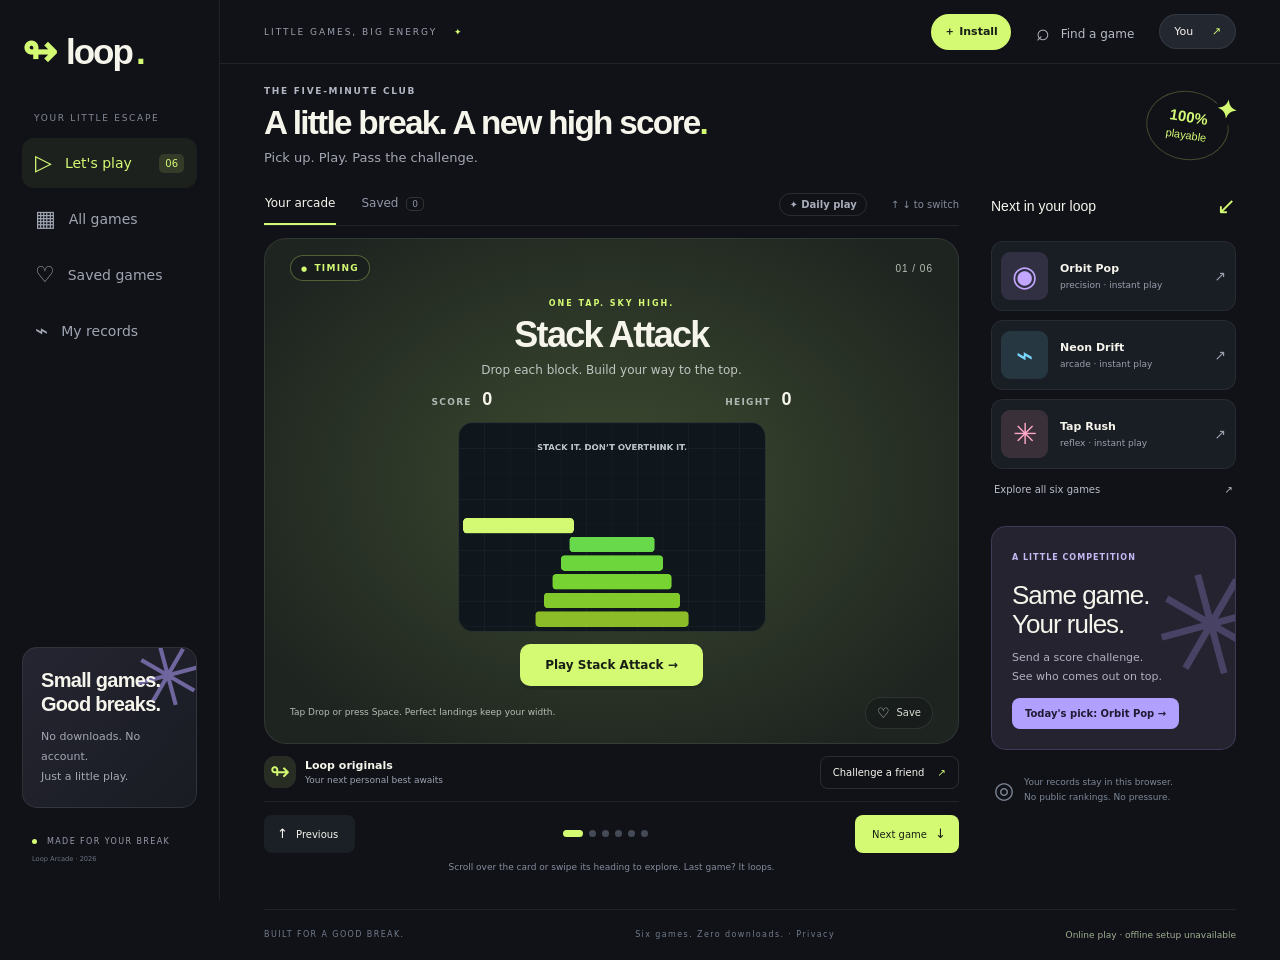
<file: docs/index.html>
<!doctype html>
<html lang="en">
<head>
  <meta charset="utf-8">
  <meta name="viewport" content="width=device-width,initial-scale=1">
  <meta name="theme-color" content="#101217">
  <meta name="description" content="A little break. A new high score. Six instant mini-games, one playful arcade.">
  <title>Loop — little games, big energy</title>
  <link rel="manifest" href="manifest.webmanifest">
  <link rel="icon" href="icon.svg" type="image/svg+xml">
  <link rel="apple-touch-icon" href="icon-192.png">
  <meta name="apple-mobile-web-app-capable" content="yes">
  <meta property="og:type" content="website">
  <meta property="og:title" content="Loop — little games, big energy">
  <meta property="og:description" content="Six instant mini-games. Beat your best. Challenge a friend.">
  <meta property="og:url" content="https://thomas-nejad.github.io/TikGame/">
  <meta property="og:image" content="https://thomas-nejad.github.io/TikGame/social-preview.png">
  <meta property="og:image:width" content="1200">
  <meta property="og:image:height" content="630">
  <meta property="og:image:alt" content="Loop arcade — six instant games to play and share">
  <meta name="twitter:card" content="summary_large_image">
  <meta name="twitter:title" content="Loop — little games, big energy">
  <meta name="twitter:description" content="Six instant mini-games. Beat your best. Challenge a friend.">
  <meta name="twitter:image" content="https://thomas-nejad.github.io/TikGame/social-preview.png">
  <link rel="stylesheet" href="styles.css">
  <link rel="stylesheet" href="growth.css">
</head>
<body>
  <aside class="sidebar">
    <a class="brand" href="#" aria-label="Loop home"><span class="brand-symbol">↬</span>loop<span class="brand-period">.</span></a>
    <div class="side-label">YOUR LITTLE ESCAPE</div>
    <nav class="side-nav" aria-label="Main navigation">
      <button class="nav-item active" data-view="play"><span>▷</span> Let's play <i>06</i></button>
      <button class="nav-item" data-view="library"><span>▦</span> All games</button>
      <button class="nav-item" data-view="saved"><span>♡</span> Saved games</button>
      <button class="nav-item" data-view="records"><span>⌁</span> My records</button>
    </nav>
    <div class="side-note"><span class="note-star">✳</span><strong>Small games.<br>Good breaks.</strong><p>No downloads. No account.<br>Just a little play.</p></div>
    <div class="side-bottom"><span class="status-dot"></span> MADE FOR YOUR BREAK<br><small>Loop Arcade · 2026</small></div>
  </aside>
  <div class="page">
    <header class="topbar"><a class="brand mobile-brand" href="#" aria-label="Loop home">↬ loop<span class="brand-period">.</span></a><span class="topline">LITTLE GAMES, BIG ENERGY <span>✦</span></span><div class="top-actions"><button class="quiet-button" id="open-search"><span aria-hidden="true">⌕</span> <span class="search-label">Find a game</span></button><button class="profile-button" data-view="records" aria-label="Open my records">You <span>↗</span></button></div></header>
    <main>
      <section class="page-intro"><div><div class="eyebrow">THE FIVE-MINUTE CLUB</div><h1>A little break.<br class="mobile-break"> A new high score<span>.</span></h1><p>Pick up. Play. Pass the challenge.</p></div><span class="intro-sticker" aria-hidden="true">100%<br><b>playable</b><span>✦</span></span></section>
      <div class="workspace">
        <section class="play-column" aria-label="Game player">
          <div class="player-tabs"><button class="tab active" data-view="play">Your arcade</button><button class="tab" data-view="saved">Saved <span id="saved-count">0</span></button><span class="keyboard-hint">↑ ↓ to switch</span></div>
          <article class="game-card" id="game-card" aria-label="Current game">
            <div class="card-top swipe-zone"><span class="category" id="game-category"></span><span class="edition" id="game-edition"></span></div>
            <div class="game-heading swipe-zone"><span class="game-kicker" id="game-kicker"></span><h2 id="game-title"></h2><p id="game-description"></p></div>
            <div class="game-surface" id="game-surface" data-game-surface></div>
            <div class="card-bottom swipe-zone"><span id="game-control-hint"></span><button class="save-button" id="save-game" aria-label="Save game" aria-pressed="false">♡ <span>Save</span></button></div>
            <div class="pause-banner" id="pause-banner" hidden>Game paused <button id="resume-game">Resume →</button></div>
          </article>
          <div class="game-footer"><div class="game-credit"><span class="credit-icon">↬</span><div><strong>Loop originals</strong><span id="personal-best">Your next personal best awaits</span></div></div><button class="challenge-button" id="share-game">Challenge a friend <span>↗</span></button></div>
          <div class="feed-navigation" aria-label="Switch games"><button id="previous-game" aria-label="Previous game">↑ <span>Previous</span></button><div class="feed-dots" id="feed-dots" aria-label="Choose game"></div><button class="next-button" id="next-game"><span>Next game</span> ↓</button></div>
          <p class="feed-note">Scroll over the card or swipe its heading to explore. Last game? It loops.</p>
        </section>
        <aside class="discovery"><div class="discovery-title"><h2>Next in your loop</h2><span>↙</span></div><div id="next-list" class="next-list"></div><button class="browse-button" data-view="library">Explore all six games <span>↗</span></button><section class="daily-card"><span class="eyebrow">A LITTLE COMPETITION</span><div class="daily-art" aria-hidden="true">✳</div><h3>Same game.<br>Your rules.</h3><p>Send a score challenge.<br>See who comes out on top.</p><button id="daily-challenge">Try today's pick →</button></section><div class="privacy-note"><span>◎</span><p>Your records stay in this browser.<br>No public rankings. No pressure.</p></div></aside>
      </div>
    </main>
    <footer class="page-footer"><span>BUILT FOR A GOOD BREAK.</span><span>Six games. Zero downloads. · <a href="privacy.html">Privacy</a></span></footer>
  </div>
  <nav class="mobile-nav" aria-label="Mobile navigation"><button class="active" data-view="play">▷ <span>Play</span></button><button data-view="library">▦ <span>Games</span></button><button data-view="saved">♡ <span>Saved</span></button><button data-view="records">⌁ <span>Records</span></button></nav>
  <dialog id="collection-dialog" aria-labelledby="dialog-title"><div class="dialog-top"><div><span class="eyebrow">YOUR CORNER OF LOOP</span><h2 id="dialog-title">All games</h2></div><button class="close-button" id="close-dialog" aria-label="Close panel">×</button></div><label class="search-box" id="search-box">⌕ <input type="search" id="game-search" placeholder="Search games or categories" aria-label="Search games or categories"></label><div id="collection-content"></div></dialog>
  <dialog id="share-dialog" aria-labelledby="share-title"><div class="dialog-top"><h2 id="share-title">Pass the challenge</h2><button class="close-button" id="close-share" aria-label="Close share panel">×</button></div><p>Your link opens this game. Play a round first to include your best score.</p><input id="share-link" aria-label="Game challenge link" readonly><button class="primary" id="copy-share">Copy challenge link ↗</button><p class="small-print">Scores are friendly challenges, not verified competition results.</p></dialog>
  <div class="toast" id="toast" role="status" aria-live="polite"></div>
  <script src="app.js"></script>
  <script src="growth.js"></script>
</body>
</html>
</file>
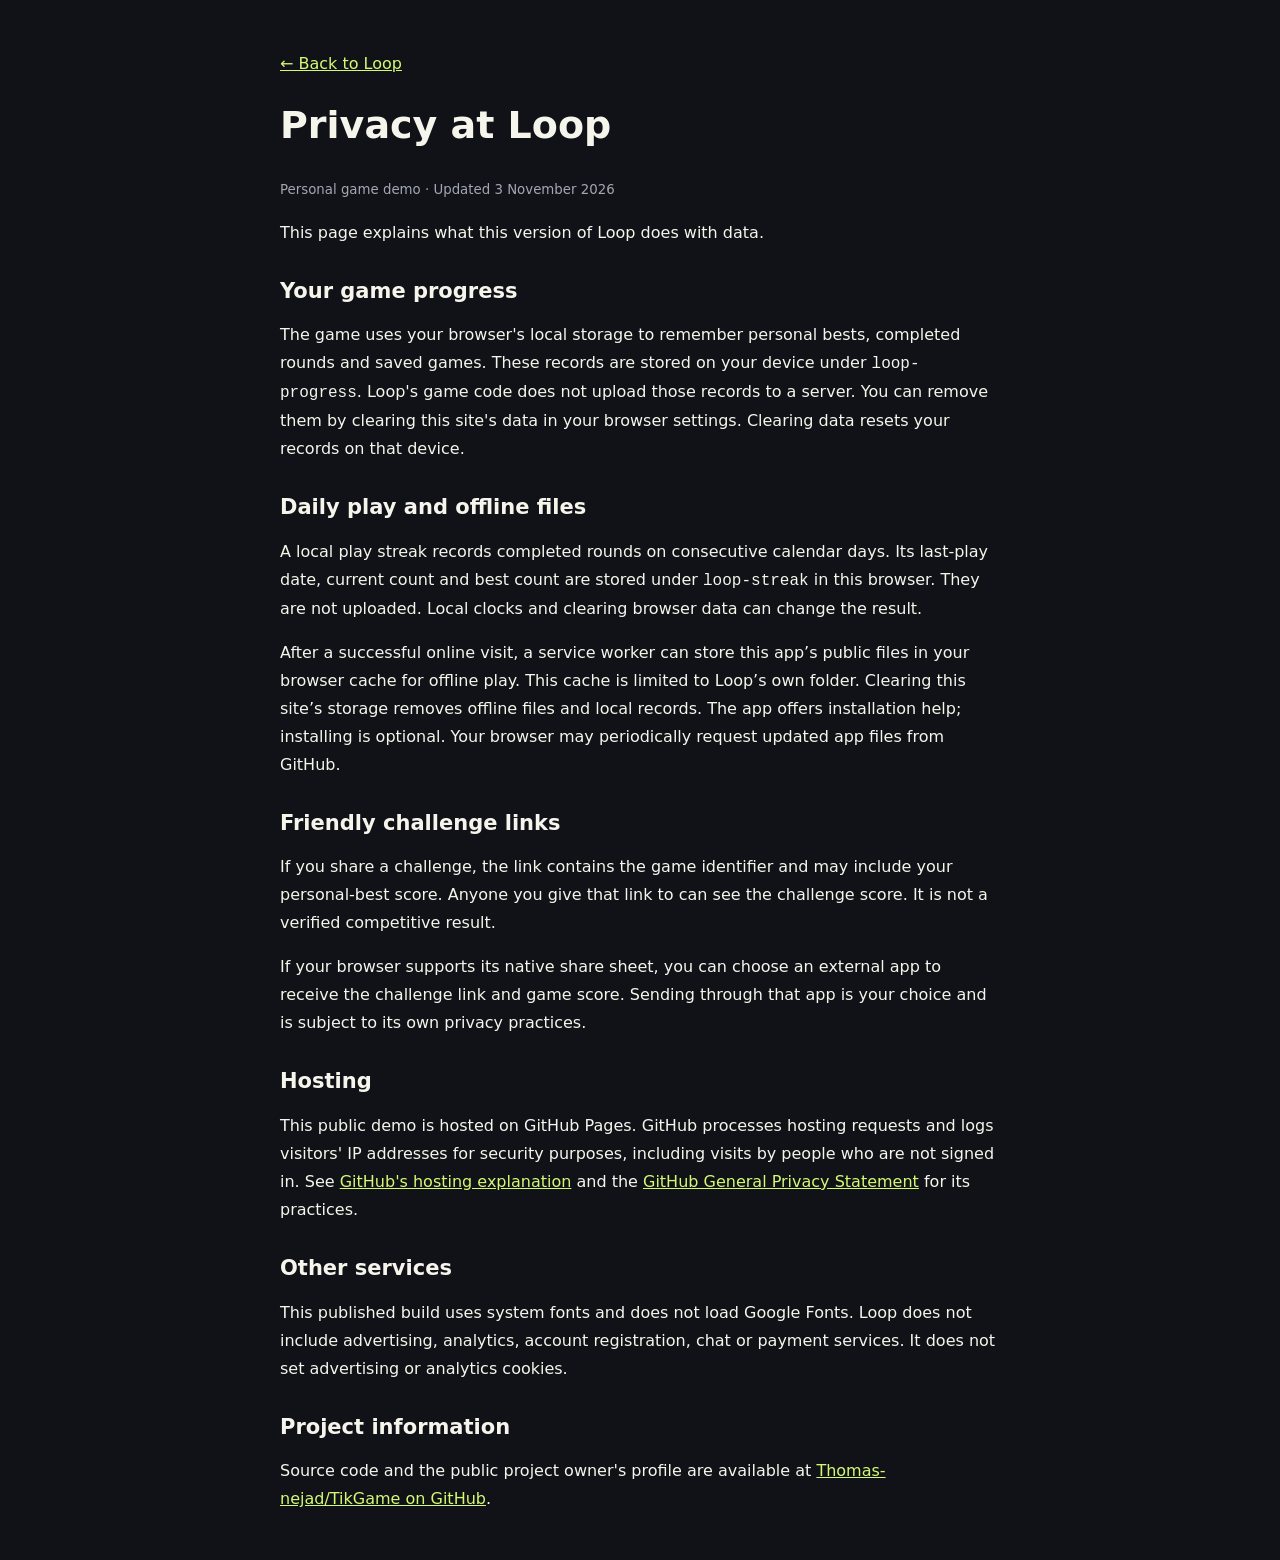
<file: docs/privacy.html>
<!doctype html>
<html lang="en"><head><meta charset="utf-8"><meta name="viewport" content="width=device-width,initial-scale=1"><meta name="theme-color" content="#101217"><title>Privacy — Loop Arcade</title><style>body{margin:0;background:#101217;color:#f6f5ec;font:16px/1.75 system-ui,sans-serif}main{max-width:720px;margin:50px auto;padding:0 24px}a{color:#d4fa74}h1,h2{line-height:1.2}h1{font-size:38px}h2{font-size:21px;margin-top:32px}small{color:#a3a7b3}</style></head><body><main><a href="./">← Back to Loop</a><h1>Privacy at Loop</h1><small>Personal game demo · Updated 3 November 2026</small><p>This page explains what this version of Loop does with data.</p><h2>Your game progress</h2><p>The game uses your browser's local storage to remember personal bests, completed rounds and saved games. These records are stored on your device under <code>loop-progress</code>. Loop's game code does not upload those records to a server. You can remove them by clearing this site's data in your browser settings. Clearing data resets your records on that device.</p><h2>Daily play and offline files</h2><p>A local play streak records completed rounds on consecutive calendar days. Its last-play date, current count and best count are stored under <code>loop-streak</code> in this browser. They are not uploaded. Local clocks and clearing browser data can change the result.</p><p>After a successful online visit, a service worker can store this app’s public files in your browser cache for offline play. This cache is limited to Loop’s own folder. Clearing this site’s storage removes offline files and local records. The app offers installation help; installing is optional. Your browser may periodically request updated app files from GitHub.</p><h2>Friendly challenge links</h2><p>If you share a challenge, the link contains the game identifier and may include your personal-best score. Anyone you give that link to can see the challenge score. It is not a verified competitive result.</p><p>If your browser supports its native share sheet, you can choose an external app to receive the challenge link and game score. Sending through that app is your choice and is subject to its own privacy practices.</p><h2>Hosting</h2><p>This public demo is hosted on GitHub Pages. GitHub processes hosting requests and logs visitors' IP addresses for security purposes, including visits by people who are not signed in. See <a href="https://docs.github.com/en/pages/getting-started-with-github-pages/what-is-github-pages">GitHub's hosting explanation</a> and the <a href="https://docs.github.com/en/site-policy/privacy-policies/github-general-privacy-statement">GitHub General Privacy Statement</a> for its practices.</p><h2>Other services</h2><p>This published build uses system fonts and does not load Google Fonts. Loop does not include advertising, analytics, account registration, chat or payment services. It does not set advertising or analytics cookies.</p><h2>Project information</h2><p>Source code and the public project owner's profile are available at <a href="https://github.com/Thomas-nejad/TikGame">Thomas-nejad/TikGame on GitHub</a>.</p></main></body></html>
</file>
<file: docs/styles.css>
:root{color-scheme:dark;--bg:#101217;--panel:#191c23;--line:#ffffff12;--text:#f6f5ec;--muted:#a3a7b3;--lime:#d4fa74;--purple:#b2a0ff;font-family:'DM Sans',system-ui,sans-serif}*{box-sizing:border-box}body{margin:0;background:var(--bg);color:var(--text);font-size:14px}button,a,input{font:inherit}button,a{-webkit-tap-highlight-color:transparent}button{cursor:pointer;color:inherit}button{border:0}a{color:inherit;text-decoration:none}button:focus-visible,a:focus-visible,input:focus-visible{outline:3px solid var(--lime);outline-offset:4px}button:disabled{cursor:default;opacity:.5}button:hover:not(:disabled){filter:brightness(1.12)}button:active:not(:disabled){transform:translateY(1px)}[hidden]{display:none!important}.sidebar{position:fixed;width:220px;inset:0 auto 0 0;border-right:1px solid var(--line);padding:32px 22px;display:flex;flex-direction:column;background:#101217;z-index:3}.brand{display:flex;align-items:center;font:700 35px 'Space Grotesk',sans-serif;letter-spacing:-2px;gap:4px}.brand-symbol{font-size:42px;color:var(--lime);margin-right:7px;line-height:.9}.brand-period{color:var(--lime)}.side-label{font-size:9px;letter-spacing:1.7px;color:#858a98;margin:41px 12px 15px}.side-nav{display:grid;gap:6px}.nav-item{display:flex;align-items:center;gap:13px;background:transparent;padding:14px 13px;border-radius:12px;text-align:left;color:#a0a5b2;font-weight:500}.nav-item>span{font-size:22px;line-height:1}.nav-item.active{background:#d4fa7410;color:var(--lime)}.nav-item i{font-size:10px;font-style:normal;margin-left:auto;background:#d4fa7420;padding:4px 6px;border-radius:5px}.side-note{margin-top:auto;border:1px solid #ffffff15;padding:20px 18px;border-radius:15px;background:linear-gradient(135deg,#252531,#191c23);position:relative;overflow:hidden}.note-star{position:absolute;right:-7px;top:-20px;color:var(--purple);font-size:84px;transform:rotate(-15deg);opacity:.55}.side-note strong{display:block;position:relative;font:600 20px/1.2 'Space Grotesk',sans-serif;letter-spacing:-.7px}.side-note p{font-size:11px;line-height:1.8;color:var(--muted);margin-bottom:0}.side-bottom{font-size:8px;letter-spacing:1.4px;margin:25px 0 0 10px;line-height:2.2;color:#979caa}.side-bottom small{letter-spacing:0;color:#6e7482}.status-dot{display:inline-block;width:5px;height:5px;background:var(--lime);border-radius:50%;margin-right:6px}.page{margin-left:220px}.topbar{height:80px;display:flex;justify-content:space-between;align-items:center;border-bottom:1px solid var(--line);padding:0 44px}.topline{font-size:9px;letter-spacing:2px;color:#9a9fad}.topline span{color:var(--lime);margin-left:12px}.top-actions{display:flex;gap:25px;align-items:center}.quiet-button{background:transparent;color:#b6bac5;font-size:12px;padding:10px 0}.quiet-button>span:first-child{font-size:23px;vertical-align:-2px;margin-right:7px}.profile-button{background:#232730;border:1px solid #ffffff14;padding:10px 14px;border-radius:30px;font-size:11px}.profile-button span{color:var(--lime);margin-left:15px}main{max-width:1220px;margin:auto;padding:32px 44px 0}.page-intro{display:flex;justify-content:space-between;align-items:center;margin-bottom:27px}.eyebrow{font-size:9px;letter-spacing:1.7px;color:#b2b7c3;font-weight:700}.page-intro h1{font:600 clamp(25px,2.6vw,38px)/1.15 'Space Grotesk',sans-serif;letter-spacing:-1.7px;margin:10px 0}.page-intro h1>span{color:var(--lime)}.page-intro p{color:var(--muted);font-size:13px;margin:0}.intro-sticker{display:block;position:relative;transform:rotate(9deg);font:700 15px/1.1 'Space Grotesk',sans-serif;text-align:center;border:1px solid #d4fa7440;border-radius:50%;padding:17px 20px;color:var(--lime);margin-right:7px}.intro-sticker b{font-size:11px;font-weight:500}.intro-sticker>span{position:absolute;right:-6px;top:-1px;font-size:25px;background:var(--bg)}.workspace{display:grid;grid-template-columns:minmax(0,1fr) 245px;gap:32px}.play-column{min-width:0}.player-tabs{display:flex;align-items:center;gap:24px;height:43px;margin-bottom:12px;border-bottom:1px solid var(--line)}.tab{height:100%;background:transparent;color:#9097a7;font-size:12px;padding:0 1px;border-bottom:2px solid transparent}.tab.active{color:var(--text);border-color:var(--lime)}.tab>span{font-size:9px;border:1px solid #ffffff22;border-radius:5px;padding:1px 5px;margin-left:4px}.keyboard-hint{margin-left:auto;font-size:10px;color:#858c9c}.game-card{--accent:#d4fa74;--card:#303c2b;position:relative;isolation:isolate;overflow:hidden;border-radius:22px;background:radial-gradient(ellipse at 50% 48%,var(--card),#1e2420 85%);border:1px solid #ffffff16;padding:20px 25px 14px;min-height:478px;display:flex;flex-direction:column;touch-action:pan-y;overscroll-behavior:contain}.game-card:before{content:'';position:absolute;inset:0;z-index:-1;background-image:radial-gradient(#ffffff19 .7px,transparent .7px);background-size:22px 22px;mask-image:linear-gradient(black,transparent 75%);pointer-events:none}.card-top{display:flex;justify-content:space-between;align-items:center;gap:15px}.category{font-size:9px;font-weight:700;letter-spacing:1.3px;color:var(--accent);border:1px solid color-mix(in srgb,var(--accent) 30%,transparent);border-radius:30px;padding:7px 10px;background:#11131866}.category:before{content:'●';font-size:7px;margin-right:6px}.edition{font:500 10px 'Space Grotesk',sans-serif;color:#b7bfb5;letter-spacing:1px}.game-heading{text-align:center;margin:16px 0 10px}.game-kicker{font-size:8px;letter-spacing:2px;font-weight:700;color:var(--accent)}.game-heading h2{font:700 clamp(30px,3vw,43px)/1 'Space Grotesk',sans-serif;letter-spacing:-1.7px;margin:8px 0}.game-heading p{font-size:12px;color:#c0c5c2;line-height:1.5;margin:0}.game-surface{position:relative;width:100%;max-width:390px;margin:auto;min-height:260px;display:flex;flex-direction:column;justify-content:center;align-items:center;gap:12px;touch-action:manipulation}.game-canvas{width:min(100%,360px);height:auto;aspect-ratio:360/245;background:#0d1419a0;border:1px solid #ffffff14;border-radius:15px;display:block;touch-action:none}.game-hud{display:flex;gap:20px;justify-content:space-between;width:min(100%,360px);font-size:9px;font-weight:700;letter-spacing:1.3px;color:#aeb8b2}.game-hud b{color:var(--text);font:700 18px 'Space Grotesk',sans-serif;letter-spacing:0;margin-left:6px;font-variant-numeric:tabular-nums}.primary{display:inline-flex;justify-content:center;align-items:center;gap:12px;min-height:42px;padding:10px 25px;background:var(--accent,var(--lime));color:#182015;border-radius:10px;font-weight:700;font-size:12px;box-shadow:0 4px 0 #0002}.game-start{min-width:164px}.card-bottom{display:flex;justify-content:space-between;align-items:center;margin-top:11px;gap:12px;min-height:30px}.card-bottom>span{font-size:9px;color:#b4beb4;line-height:1.5}.save-button{display:flex;align-items:center;gap:7px;background:#10141466;border:1px solid #ffffff18;border-radius:30px;padding:7px 11px;color:#d6ddd3;font-size:14px}.save-button>span{font-size:10px}.save-button[aria-pressed=true]{color:var(--accent);border-color:var(--accent)}.game-footer{display:flex;align-items:center;justify-content:space-between;margin:16px 0;gap:10px}.game-credit{display:flex;align-items:center;gap:9px}.credit-icon{width:32px;height:32px;border-radius:11px;background:#282d24;color:var(--lime);display:grid;place-items:center;font-size:24px}.game-credit strong{display:block;font-size:11px}.game-credit div>span{display:block;font-size:9px;color:#9ca3b1;margin-top:3px}.challenge-button{font-size:10px;border:1px solid #ffffff1d;background:transparent;border-radius:8px;padding:10px 12px;white-space:nowrap}.challenge-button span{color:var(--lime);margin-left:10px}.feed-navigation{display:flex;align-items:center;justify-content:space-between;border-top:1px solid var(--line);padding-top:13px;gap:12px}.feed-navigation>button{min-height:38px;background:#1b1f26;border-radius:8px;padding:8px 13px;font-size:13px}.feed-navigation>button>span{font-size:10px;margin:0 4px}.feed-navigation .next-button{background:var(--lime);color:#182015}.feed-dots{display:flex;gap:6px}.feed-dots button{width:7px;height:7px;padding:0;border-radius:50%;background:#454b56;position:relative}.feed-dots button:after{content:'';position:absolute;inset:-8px}.feed-dots button[aria-current=true]{background:var(--lime);width:20px;border-radius:4px}.feed-note{font-size:9px;color:#858c9c;text-align:center;margin:12px 0}.discovery{padding-top:10px}.discovery-title{display:flex;justify-content:space-between;align-items:center;margin-bottom:22px}.discovery-title h2{font:500 14px 'Space Grotesk',sans-serif;margin:0}.discovery-title>span{font-size:23px;color:var(--lime)}.next-list{display:grid;gap:9px}.next-card{display:flex;align-items:center;gap:12px;width:100%;padding:10px 9px;border:1px solid #ffffff10;border-radius:12px;background:#191d24;text-align:left}.mini-art{--mini:#b2a0ff;flex:0 0 47px;height:48px;border-radius:9px;background:color-mix(in srgb,var(--mini) 15%,#171b21);display:grid;place-items:center;color:var(--mini);font-size:29px;font-family:'Space Grotesk',sans-serif;overflow:hidden}.next-card strong{display:block;font-size:11px}.next-card small{display:block;color:#9a9fad;font-size:9px;margin-top:5px}.next-card>span:last-child{font-size:14px;margin-left:auto;color:#9a9fad}.browse-button{background:transparent;color:#b7bdc9;width:100%;text-align:left;font-size:10px;padding:15px 3px}.browse-button span{float:right}.daily-card{position:relative;overflow:hidden;border:1px solid #b2a0ff30;background:#252330;border-radius:15px;padding:20px;margin-top:16px}.daily-card .eyebrow{font-size:8px;color:#c5b9f4;letter-spacing:1px}.daily-card h3{font:500 26px/1.1 'Space Grotesk',sans-serif;letter-spacing:-1px;position:relative;margin:18px 0 10px}.daily-card p{font-size:11px;line-height:1.7;color:#b3aec1;position:relative}.daily-art{position:absolute;font-size:140px;right:-35px;top:30px;line-height:1;color:#b2a0ff40;transform:rotate(-15deg)}.daily-card button{background:#b2a0ff;color:#201a33;padding:10px 13px;border-radius:8px;font-size:10px;font-weight:700;position:relative}.privacy-note{display:flex;align-items:center;gap:10px;color:#7e8797;padding:16px 3px}.privacy-note>span{font-size:23px}.privacy-note p{font-size:9px;line-height:1.7}.page-footer{margin:28px 44px 0;padding:20px 0;border-top:1px solid var(--line);display:flex;justify-content:space-between;color:#727b8c;font-size:8px;letter-spacing:1.4px}.page-footer span:last-child{letter-spacing:0}.mobile-brand,.mobile-break,.mobile-nav{display:none}.toast{position:fixed;left:50%;bottom:25px;z-index:20;transform:translate(-50%,20px);opacity:0;transition:.2s;max-width:calc(100vw - 30px);width:max-content;padding:13px 20px;border:1px solid #ffffff24;background:#2a303b;border-radius:12px;box-shadow:0 10px 40px #0008;font-size:12px;pointer-events:none}.toast.show{opacity:1;transform:translate(-50%,0)}dialog{border:1px solid #ffffff20;border-radius:22px;background:#191d25;color:var(--text);padding:28px;width:min(620px,calc(100% - 28px));max-height:85dvh;box-shadow:0 30px 150px #0009}dialog::backdrop{background:#080b12bd;backdrop-filter:blur(8px)}.dialog-top{display:flex;justify-content:space-between;align-items:center;gap:20px;margin-bottom:20px}.dialog-top h2{font:600 28px 'Space Grotesk',sans-serif;letter-spacing:-1px;margin:7px 0}.close-button{height:36px;width:36px;background:#ffffff0c;border-radius:50%;font-size:25px;color:#bfc5d0;flex-shrink:0}.search-box{display:flex;align-items:center;background:#10141c;border:1px solid #ffffff1c;border-radius:10px;padding:0 12px;margin-bottom:20px;gap:10px;font-size:22px}.search-box input{background:transparent;border:0;color:white;width:100%;padding:13px 0;outline:none;font-size:13px}.collection-grid{display:grid;grid-template-columns:1fr 1fr;gap:12px}.collection-game{padding:16px;background:#222831;border:1px solid #ffffff10;border-radius:13px;text-align:left}.collection-game .mini-art{width:100%;height:72px;font-size:44px;margin-bottom:13px}.collection-game strong{display:block;font-size:15px}.collection-game small{display:block;color:#aeb5c2;margin-top:5px;font-size:11px}.collection-game .collection-best{color:var(--lime);font-size:10px}.empty-state{text-align:center;padding:35px 10px;color:#b4bdcc;line-height:1.8}.record-row{display:flex;align-items:center;gap:13px;border-bottom:1px solid #ffffff10;padding:13px 0}.record-row>div:nth-child(2){flex:1}.record-row strong{font-size:13px}.record-row small{display:block;font-size:10px;color:#a1aaba;margin-top:5px}.record-row b{font:600 22px 'Space Grotesk',sans-serif;color:var(--lime)}#share-dialog>p{color:#aeb5c3;font-size:13px;line-height:1.7}#share-link{width:100%;background:#10141b;border:1px solid #ffffff25;color:#d4fa74;border-radius:9px;padding:13px;margin-bottom:14px;font-size:12px}#share-dialog .small-print{font-size:10px}.pause-banner{position:absolute;inset:0;background:#10151dd9;backdrop-filter:blur(7px);display:flex;align-items:center;justify-content:center;flex-direction:column;gap:20px;font:600 26px 'Space Grotesk',sans-serif;z-index:4}.pause-banner button{background:var(--accent);color:#182015;padding:12px 25px;border-radius:10px;font-size:14px}.results{position:absolute;inset:0;background:#0e151deb;border:1px solid #ffffff16;border-radius:15px;display:flex;align-items:center;justify-content:center;flex-direction:column;gap:10px;z-index:3;text-align:center;padding:16px;backdrop-filter:blur(8px)}.result-kicker{font-size:9px;letter-spacing:2px;color:var(--accent)}.result-value{font:700 60px/1 'Space Grotesk',sans-serif;letter-spacing:-3px}.result-message{color:#b8c4bd;font-size:12px;margin-bottom:5px}.result-buttons{display:flex;gap:10px;flex-wrap:wrap;justify-content:center}.secondary{min-height:42px;padding:10px 18px;border:1px solid #ffffff30;border-radius:10px;background:transparent;color:#fff;font-size:12px}.tap-board{display:grid;grid-template-columns:repeat(3,1fr);gap:10px;width:min(100%,280px)}.tap-cell{height:57px;border-radius:12px;background:#ffffff09;border:1px solid #ffffff16;color:transparent;font-size:28px;touch-action:manipulation}.tap-cell.target{background:var(--accent);color:#1c2514;box-shadow:0 0 25px color-mix(in srgb,var(--accent) 25%,transparent);transform:scale(.94)}.memory-board{width:min(100%,320px);display:grid;grid-template-columns:repeat(4,1fr);gap:9px}.memory-card{height:65px;border:1px solid #ffffff1c;background:#ffffff0c;border-radius:12px;font-size:25px;color:#cbbdff;transition:background .15s}.memory-card.flipped{background:#b2a0ff35;border-color:#b2a0ff}.memory-card.matched{background:#d4fa7422;border-color:#d4fa7499;color:#d4fa74}.color-word{font:700 44px 'Space Grotesk',sans-serif;letter-spacing:1px;margin:12px}.color-options{display:grid;grid-template-columns:repeat(2,1fr);gap:9px;width:min(100%,320px)}.color-option{padding:12px;border:1px solid #ffffff30;border-radius:9px;background:#10181e;color:white;font-size:12px;font-weight:700;min-height:44px}.game-instruction{font-size:11px;line-height:1.6;color:#aebfb4;text-align:center;margin:0}.feedback-error{animation:shake .2s}.challenge-banner{font-size:10px;color:var(--lime);padding:9px 12px;background:#d4fa7410;border:1px solid #d4fa742a;border-radius:9px;margin-bottom:10px;line-height:1.5}.canvas-actions{display:flex;gap:10px;align-items:center;justify-content:center;min-height:42px}.lane-control{width:62px;height:42px;background:#ffffff14;border:1px solid #ffffff22;border-radius:9px;font-size:20px}.game-card.switching{animation:enter .22s ease-out}@keyframes enter{from{opacity:.45;transform:translateY(6px)}to{opacity:1;transform:none}}@keyframes shake{25%{transform:translateX(-4px)}75%{transform:translateX(4px)}}
@media(min-width:1600px){main{padding-top:42px}.game-card{min-height:520px}.game-heading{margin:23px 0 17px}.game-surface{min-height:280px}}
@media(max-width:1200px){.sidebar{width:185px;padding:28px 16px}.page{margin-left:185px}.topbar{padding:0 28px}main{padding:28px 28px 0}.workspace{grid-template-columns:minmax(0,1fr) 210px;gap:23px}.page-footer{margin-left:28px;margin-right:28px}.side-label{font-size:8px}.game-card{padding-left:17px;padding-right:17px}.page-intro h1{font-size:29px}.intro-sticker{padding:13px 15px}}
@media(max-width:1000px){.discovery{display:none}.workspace{grid-template-columns:minmax(0,1fr);max-width:650px;margin:auto}.page-intro{max-width:650px;margin-left:auto;margin-right:auto}.sidebar{width:180px}.page{margin-left:180px}.topline{font-size:8px;letter-spacing:1px}.game-card{min-height:490px}.page-intro h1{font-size:30px}}
@media(max-width:650px){.sidebar{display:none}.page{margin-left:0}.topbar{height:64px;padding:0 18px}.topline{display:none}.mobile-brand{display:flex;font-size:27px;letter-spacing:-1.4px}.top-actions{gap:16px}.search-label{display:none}.quiet-button>span:first-child{font-size:26px;margin:0}.profile-button{padding:9px 12px}.profile-button span{margin-left:7px}main{padding:22px 15px 0}.page-intro{margin-bottom:14px;align-items:flex-start}.eyebrow{font-size:8px}.page-intro h1{font-size:29px;letter-spacing:-1.3px;margin:9px 0}.page-intro p{font-size:11px}.intro-sticker{font-size:12px;padding:12px 14px;margin-top:11px;margin-right:2px}.intro-sticker b{font-size:9px}.intro-sticker>span{font-size:20px}.mobile-break{display:block}.player-tabs{height:38px;margin-bottom:10px;gap:22px}.tab{font-size:11px}.keyboard-hint{font-size:8px}.game-card{border-radius:18px;min-height:450px;padding:16px 14px 10px}.game-heading{margin:16px 0 12px}.game-heading h2{font-size:36px}.game-heading p{font-size:11px}.game-surface{min-height:250px;max-width:340px}.game-canvas{max-width:320px}.category{font-size:8px}.edition{font-size:9px}.card-bottom>span{font-size:8px;max-width:210px}.save-button{padding:7px 10px}.game-footer{margin:13px 0}.challenge-button{font-size:9px;padding:10px}.challenge-button span{margin-left:5px}.game-credit strong{font-size:10px}.game-credit div>span{font-size:8px}.credit-icon{width:28px;height:28px;font-size:22px}.feed-navigation>button{padding:9px 11px}.feed-note{font-size:8px;line-height:1.5}.page-footer{margin:18px 15px 80px;padding:15px 0;font-size:7px;letter-spacing:1px}.mobile-nav{position:fixed;bottom:0;left:0;right:0;z-index:8;display:flex;justify-content:space-around;align-items:center;background:#14181ff0;backdrop-filter:blur(12px);border-top:1px solid #ffffff14;padding:8px 8px calc(8px + env(safe-area-inset-bottom))}.mobile-nav button{background:transparent;display:grid;gap:2px;justify-items:center;min-width:60px;color:#979eac;font-size:21px;padding:0 8px;min-height:43px}.mobile-nav button>span{font-size:9px}.mobile-nav button.active{color:var(--lime)}.toast{bottom:80px;font-size:11px}.game-hud{font-size:8px}.game-hud b{font-size:17px}.collection-grid{gap:9px}dialog{padding:20px}.dialog-top h2{font-size:25px}.collection-game{padding:12px}.collection-game strong{font-size:13px}.memory-card{height:61px}.tap-cell{height:55px}.game-start{min-height:44px}.color-word{font-size:40px}.result-value{font-size:52px}.game-card{touch-action:pan-y}.swipe-zone{touch-action:pan-x}}
@media(prefers-reduced-motion:reduce){*,*:before,*:after{animation:none!important;transition:none!important;scroll-behavior:auto!important}}
/* Keep the complete player and navigation visible on laptop displays. */
@media(min-width:651px) and (min-height:700px){.topbar{height:64px}main{padding-top:22px}.page-intro{margin-bottom:18px}.game-card{min-height:430px;padding-top:16px}.game-heading{margin:12px 0 10px}.game-heading h2{font-size:36px}.game-surface{min-height:240px}.game-canvas{width:min(100%,308px)}.game-footer{margin:12px 0}.page-intro h1{margin:8px 0}.feed-note{margin:9px 0}}
@media(max-width:650px){.feed-navigation{position:sticky;bottom:66px;z-index:5;background:#101217f5;padding:10px 0;border-bottom:1px solid var(--line);backdrop-filter:blur(8px)}}
</file>
<file: docs/growth.css>
.streak-chip{display:inline-flex;align-items:center;font-size:10px;font-weight:700;color:#ffcc7a;border:1px solid #ffcc7a44;background:#ffcc7a12;border-radius:30px;padding:5px 9px;margin-left:auto;white-space:nowrap}.streak-chip.cold{color:#a7adba;border-color:#ffffff1c;background:transparent}.streak-chip+.keyboard-hint{margin-left:0}.install-button{background:var(--lime);color:#182015;border-radius:30px;padding:9px 13px;font-size:11px;font-weight:700;min-height:36px}#native-share{margin-bottom:12px;width:100%}#install-help p,#install-help li,#update-dialog p{font-size:13px;line-height:1.8;color:#bfc6d2}#install-help ul{padding-left:20px}#later-update{margin-left:10px}#offline-status{color:#9fae91;font-size:9px;letter-spacing:0;white-space:nowrap}.update-button{background:#b2a0ff;color:#201a33;border-radius:7px;padding:6px 10px;font-size:10px;letter-spacing:0}.page-footer{gap:12px;flex-wrap:wrap}.privacy-note a{color:var(--lime)}@media(max-width:850px){.keyboard-hint{display:none}.player-tabs{gap:16px}}@media(max-width:650px){.streak-chip{font-size:9px;padding:5px 8px}.top-actions{gap:9px}.install-button{font-size:10px;padding:8px 10px}.profile-button{padding:9px 10px}.profile-button span{margin-left:3px}.page-footer{row-gap:9px}#offline-status{font-size:8px}}@media(max-width:350px){.profile-button span{display:none}.topbar{padding:0 12px}.top-actions{gap:7px}.streak-chip{font-size:8px}.player-tabs{gap:12px}}
</file>
